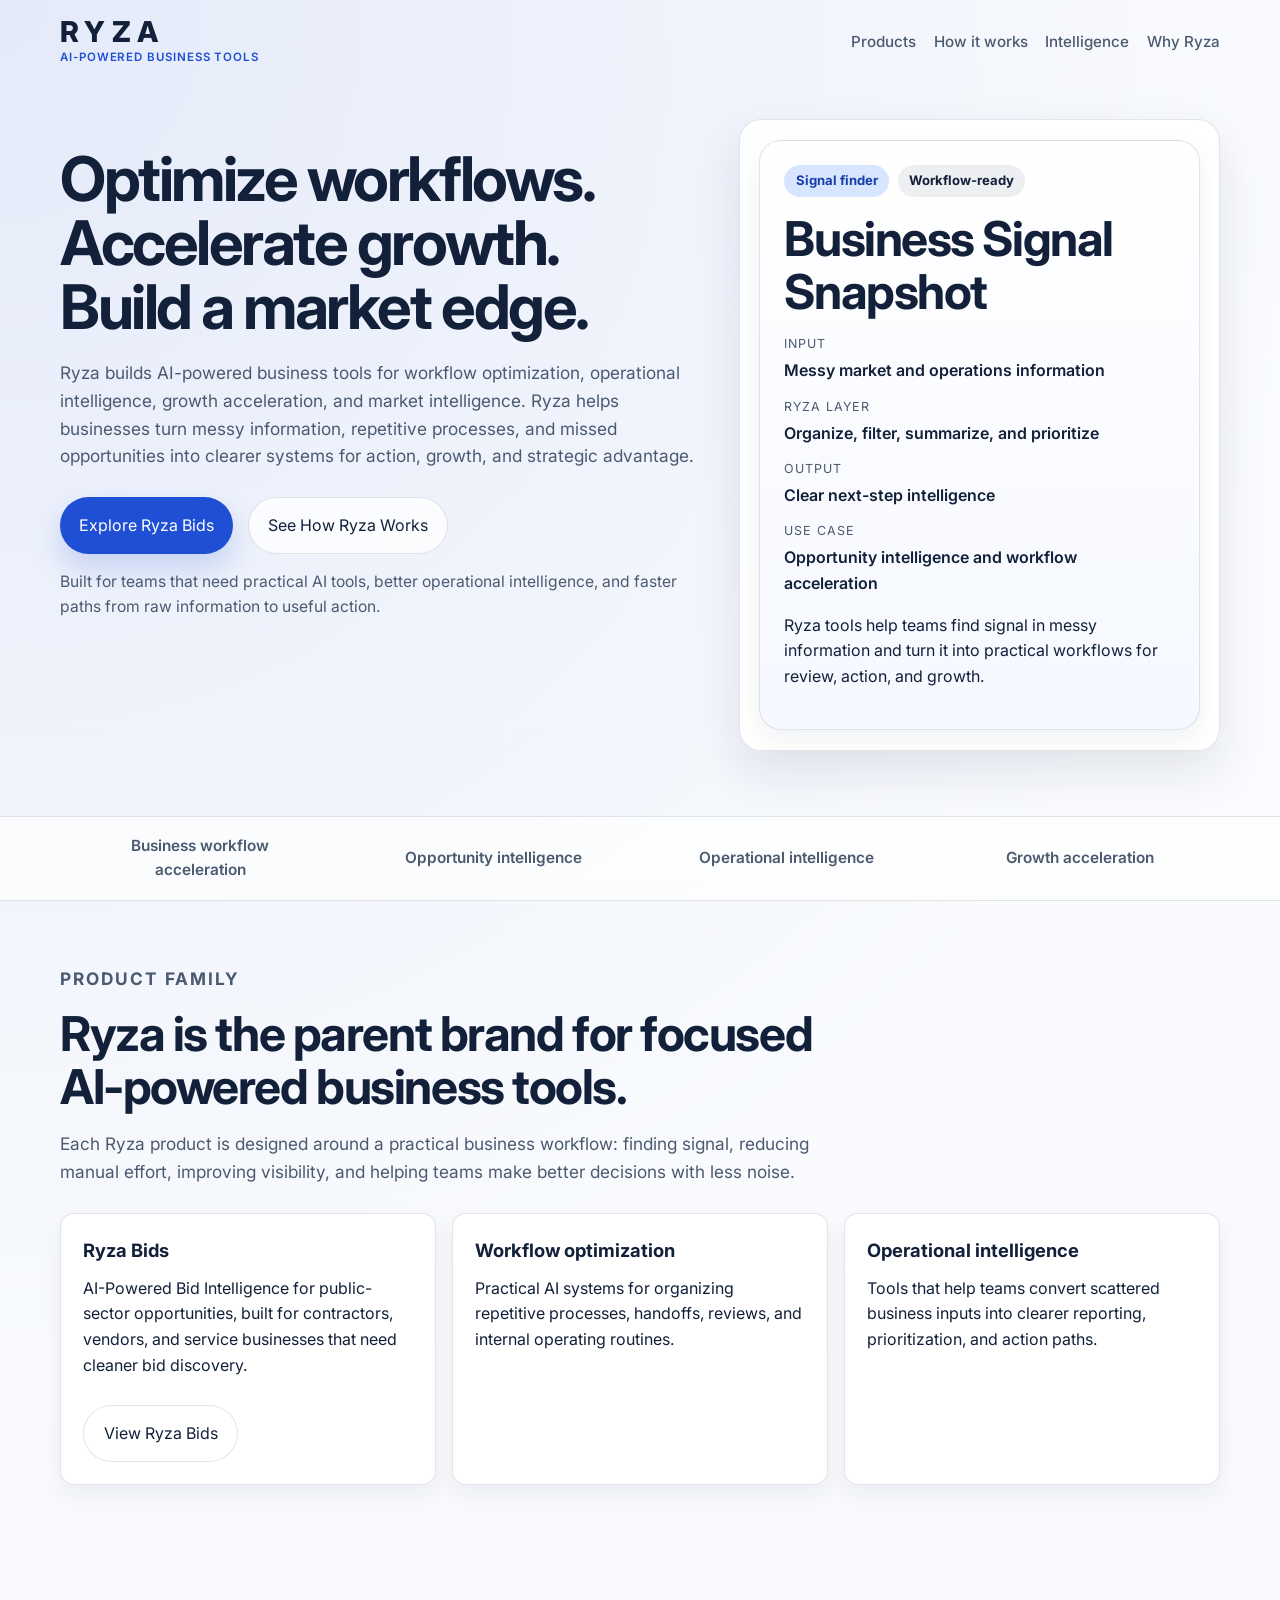
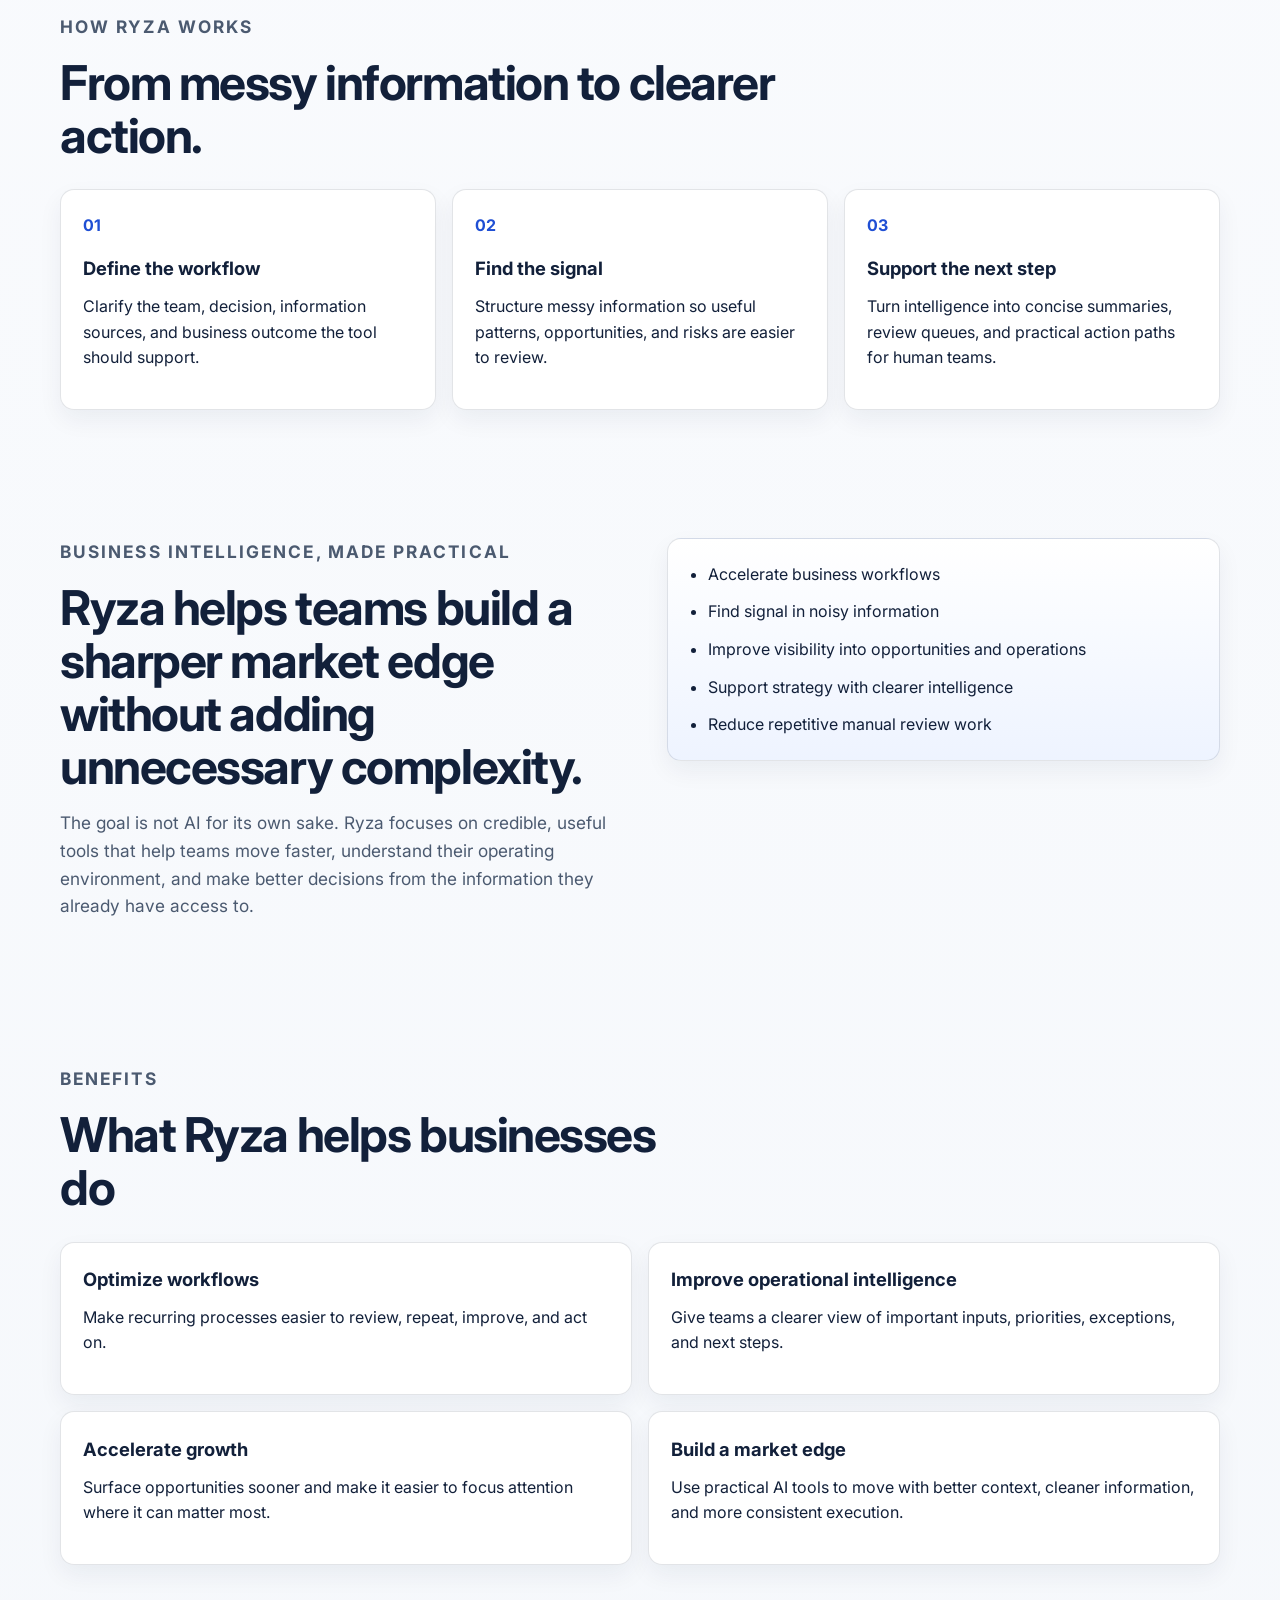
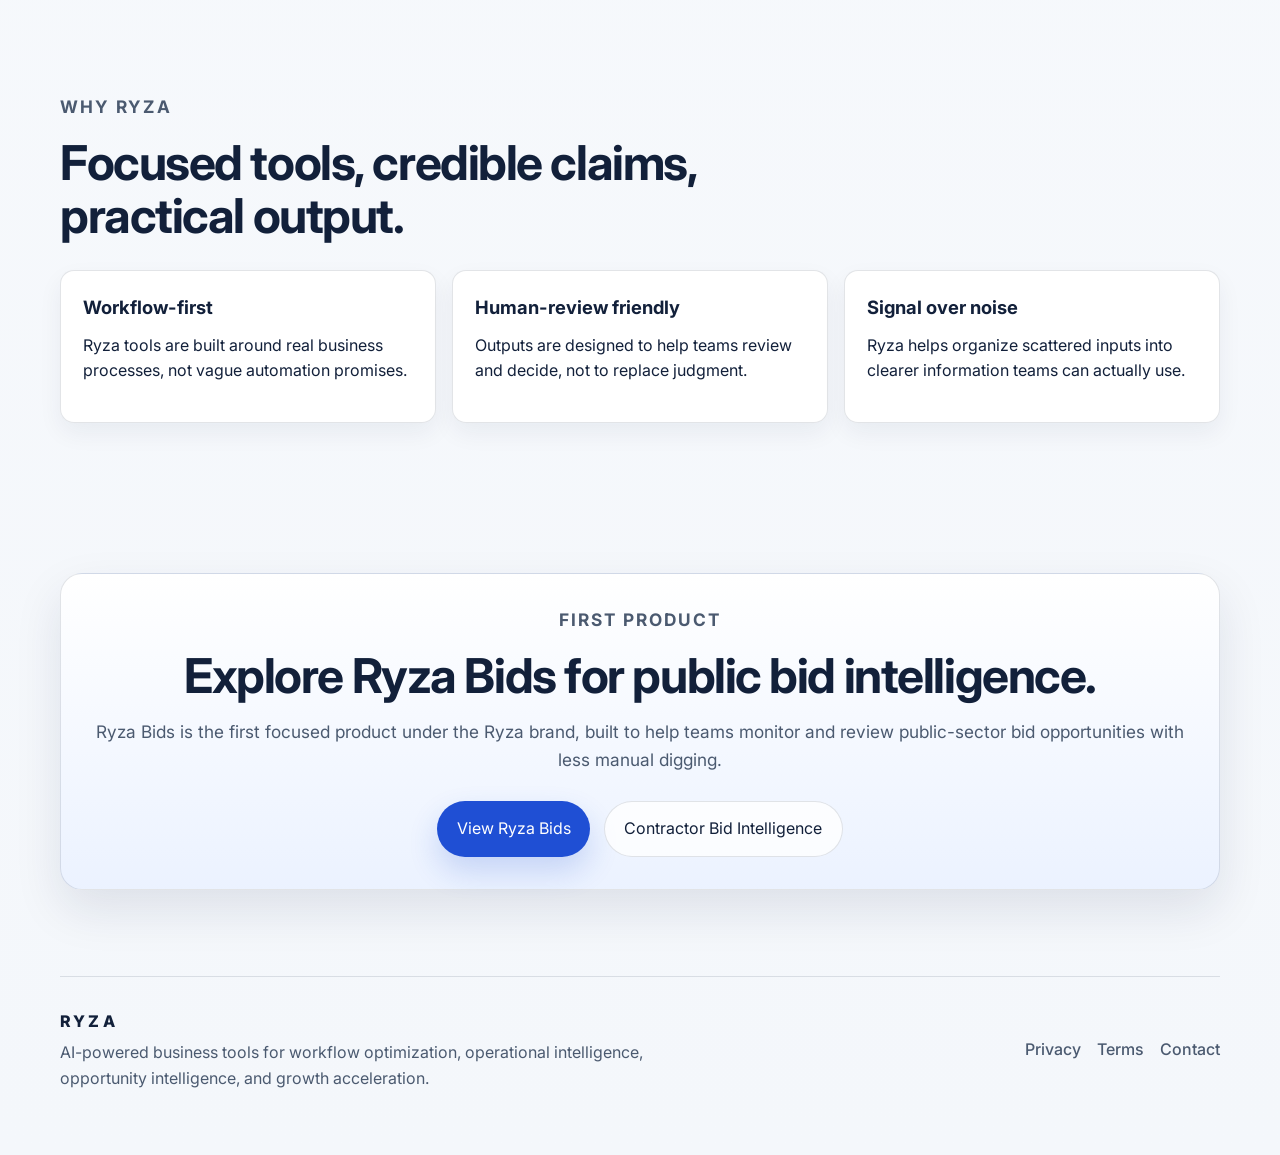
<file: index.html>
<!doctype html>
<html lang="en">
  <head>
    <meta charset="UTF-8" />
    <meta name="viewport" content="width=device-width, initial-scale=1.0" />
    <title>Ryza — AI-powered Business Tools</title>
    <meta
      name="description"
      content="Ryza builds AI-powered business tools for workflow optimization, operational intelligence, growth acceleration, market intelligence, and clearer systems for action."
    />
    <link rel="preconnect" href="https://fonts.googleapis.com" />
    <link rel="preconnect" href="https://fonts.gstatic.com" crossorigin />
    <link
      href="https://fonts.googleapis.com/css2?family=Inter:wght@400;500;600;700;800&display=swap"
      rel="stylesheet"
    />
    <link rel="stylesheet" href="./styles.css?v=6" />
  </head>
  <body>
    <div class="site-shell">
      <header class="topbar container">
        <a class="brand" href="#top" aria-label="Ryza home">
          <span class="brand-lockup">
            <span class="brand-text">RYZA</span>
            <span class="brand-tag">AI-powered Business Tools</span>
          </span>
        </a>
        <nav class="nav">
          <a href="#products">Products</a>
          <a href="#how-it-works">How it works</a>
          <a href="#intelligence">Intelligence</a>
          <a href="#why-ryza">Why Ryza</a>
        </nav>
      </header>

      <main id="top">
        <section class="hero container section-lg">
          <div class="hero-copy hero-copy-lowered">
            <h1>Optimize workflows. Accelerate growth. Build a market edge.</h1>
            <p class="lead">
              Ryza builds AI-powered business tools for workflow optimization, operational intelligence, growth acceleration, and market intelligence. Ryza helps businesses turn messy information, repetitive processes, and missed opportunities into clearer systems for action, growth, and strategic advantage.
            </p>
            <div class="cta-row">
              <a class="button button-primary" href="./bids/">Explore Ryza Bids</a>
              <a class="button button-secondary" href="#how-it-works">See How Ryza Works</a>
            </div>
            <p class="support-line">
              Built for teams that need practical AI tools, better operational intelligence, and faster paths from raw information to useful action.
            </p>
          </div>

          <aside class="hero-card" aria-label="Illustrative Ryza business intelligence preview">
            <div class="mini-card">
              <div class="mini-card-header">
                <span class="pill">Signal finder</span>
                <span class="pill pill-muted">Workflow-ready</span>
              </div>
              <h2>Business Signal Snapshot</h2>
              <dl>
                <div>
                  <dt>Input</dt>
                  <dd>Messy market and operations information</dd>
                </div>
                <div>
                  <dt>Ryza layer</dt>
                  <dd>Organize, filter, summarize, and prioritize</dd>
                </div>
                <div>
                  <dt>Output</dt>
                  <dd>Clear next-step intelligence</dd>
                </div>
                <div>
                  <dt>Use case</dt>
                  <dd>Opportunity intelligence and workflow acceleration</dd>
                </div>
              </dl>
              <p>
                Ryza tools help teams find signal in messy information and turn it into practical workflows for review, action, and growth.
              </p>
            </div>
          </aside>
        </section>

        <section class="trust-strip section-sm">
          <div class="container trust-grid">
            <div>Business workflow acceleration</div>
            <div>Opportunity intelligence</div>
            <div>Operational intelligence</div>
            <div>Growth acceleration</div>
          </div>
        </section>

        <section class="container section" id="products">
          <div class="section-heading">
            <p class="eyebrow">Product family</p>
            <h2>Ryza is the parent brand for focused AI-powered business tools.</h2>
            <p>
              Each Ryza product is designed around a practical business workflow: finding signal, reducing manual effort, improving visibility, and helping teams make better decisions with less noise.
            </p>
          </div>
          <div class="card-grid three-up">
            <article class="info-card">
              <h3>Ryza Bids</h3>
              <p>AI-Powered Bid Intelligence for public-sector opportunities, built for contractors, vendors, and service businesses that need cleaner bid discovery.</p>
              <div class="cta-row">
                <a class="button button-secondary" href="./bids/">View Ryza Bids</a>
              </div>
            </article>
            <article class="info-card">
              <h3>Workflow optimization</h3>
              <p>Practical AI systems for organizing repetitive processes, handoffs, reviews, and internal operating routines.</p>
            </article>
            <article class="info-card">
              <h3>Operational intelligence</h3>
              <p>Tools that help teams convert scattered business inputs into clearer reporting, prioritization, and action paths.</p>
            </article>
          </div>
        </section>

        <section class="container section" id="how-it-works">
          <div class="section-heading">
            <p class="eyebrow">How Ryza works</p>
            <h2>From messy information to clearer action.</h2>
          </div>
          <div class="steps-grid">
            <article class="step-card">
              <span class="step-number">01</span>
              <h3>Define the workflow</h3>
              <p>Clarify the team, decision, information sources, and business outcome the tool should support.</p>
            </article>
            <article class="step-card">
              <span class="step-number">02</span>
              <h3>Find the signal</h3>
              <p>Structure messy information so useful patterns, opportunities, and risks are easier to review.</p>
            </article>
            <article class="step-card">
              <span class="step-number">03</span>
              <h3>Support the next step</h3>
              <p>Turn intelligence into concise summaries, review queues, and practical action paths for human teams.</p>
            </article>
          </div>
        </section>

        <section class="container section" id="intelligence">
          <div class="split-layout">
            <div>
              <p class="eyebrow">Business intelligence, made practical</p>
              <h2>Ryza helps teams build a sharper market edge without adding unnecessary complexity.</h2>
              <p>
                The goal is not AI for its own sake. Ryza focuses on credible, useful tools that help teams move faster, understand their operating environment, and make better decisions from the information they already have access to.
              </p>
            </div>
            <div class="info-card emphasis-card">
              <ul class="feature-list">
                <li>Accelerate business workflows</li>
                <li>Find signal in noisy information</li>
                <li>Improve visibility into opportunities and operations</li>
                <li>Support strategy with clearer intelligence</li>
                <li>Reduce repetitive manual review work</li>
              </ul>
            </div>
          </div>
        </section>

        <section class="container section" id="benefits">
          <div class="section-heading narrow">
            <p class="eyebrow">Benefits</p>
            <h2>What Ryza helps businesses do</h2>
          </div>
          <div class="card-grid two-up">
            <article class="info-card">
              <h3>Optimize workflows</h3>
              <p>Make recurring processes easier to review, repeat, improve, and act on.</p>
            </article>
            <article class="info-card">
              <h3>Improve operational intelligence</h3>
              <p>Give teams a clearer view of important inputs, priorities, exceptions, and next steps.</p>
            </article>
            <article class="info-card">
              <h3>Accelerate growth</h3>
              <p>Surface opportunities sooner and make it easier to focus attention where it can matter most.</p>
            </article>
            <article class="info-card">
              <h3>Build a market edge</h3>
              <p>Use practical AI tools to move with better context, cleaner information, and more consistent execution.</p>
            </article>
          </div>
        </section>

        <section class="container section" id="why-ryza">
          <div class="section-heading narrow">
            <p class="eyebrow">Why Ryza</p>
            <h2>Focused tools, credible claims, practical output.</h2>
          </div>
          <div class="card-grid three-up">
            <article class="info-card">
              <h3>Workflow-first</h3>
              <p>Ryza tools are built around real business processes, not vague automation promises.</p>
            </article>
            <article class="info-card">
              <h3>Human-review friendly</h3>
              <p>Outputs are designed to help teams review and decide, not to replace judgment.</p>
            </article>
            <article class="info-card">
              <h3>Signal over noise</h3>
              <p>Ryza helps organize scattered inputs into clearer information teams can actually use.</p>
            </article>
          </div>
        </section>

        <section class="container section section-lg" id="final-cta">
          <div class="final-cta-card">
            <p class="eyebrow">First product</p>
            <h2>Explore Ryza Bids for public bid intelligence.</h2>
            <p>
              Ryza Bids is the first focused product under the Ryza brand, built to help teams monitor and review public-sector bid opportunities with less manual digging.
            </p>
            <div class="cta-row centered">
              <a class="button button-primary" href="./bids/">View Ryza Bids</a>
              <a class="button button-secondary" href="./bids/contractors/">Contractor Bid Intelligence</a>
            </div>
          </div>
        </section>
      </main>

      <footer class="site-footer container">
        <div>
          <p class="footer-brand">RYZA</p>
          <p class="footer-copy">AI-powered business tools for workflow optimization, operational intelligence, opportunity intelligence, and growth acceleration.</p>
        </div>
        <nav class="footer-nav" aria-label="Footer">
          <a href="#">Privacy</a>
          <a href="#">Terms</a>
          <a href="#">Contact</a>
        </nav>
      </footer>
    </div>
  </body>
</html>
</file>
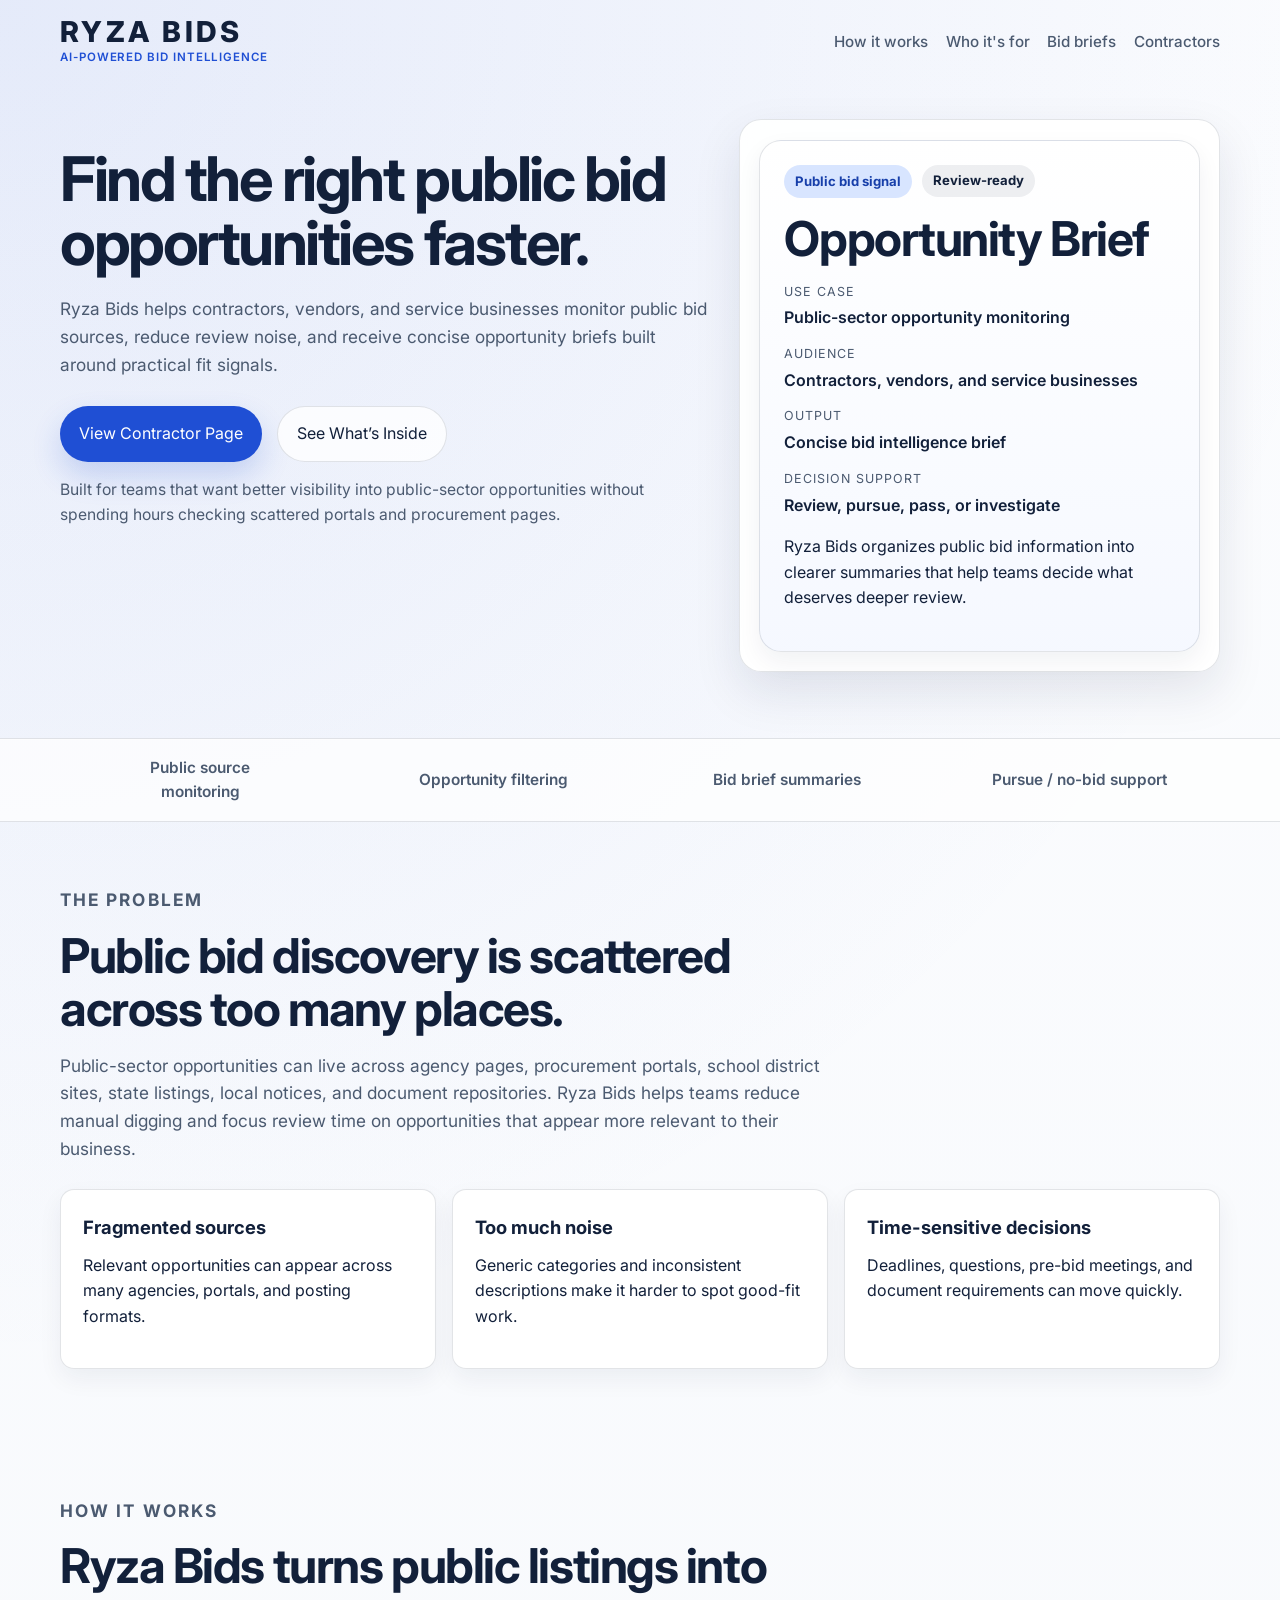
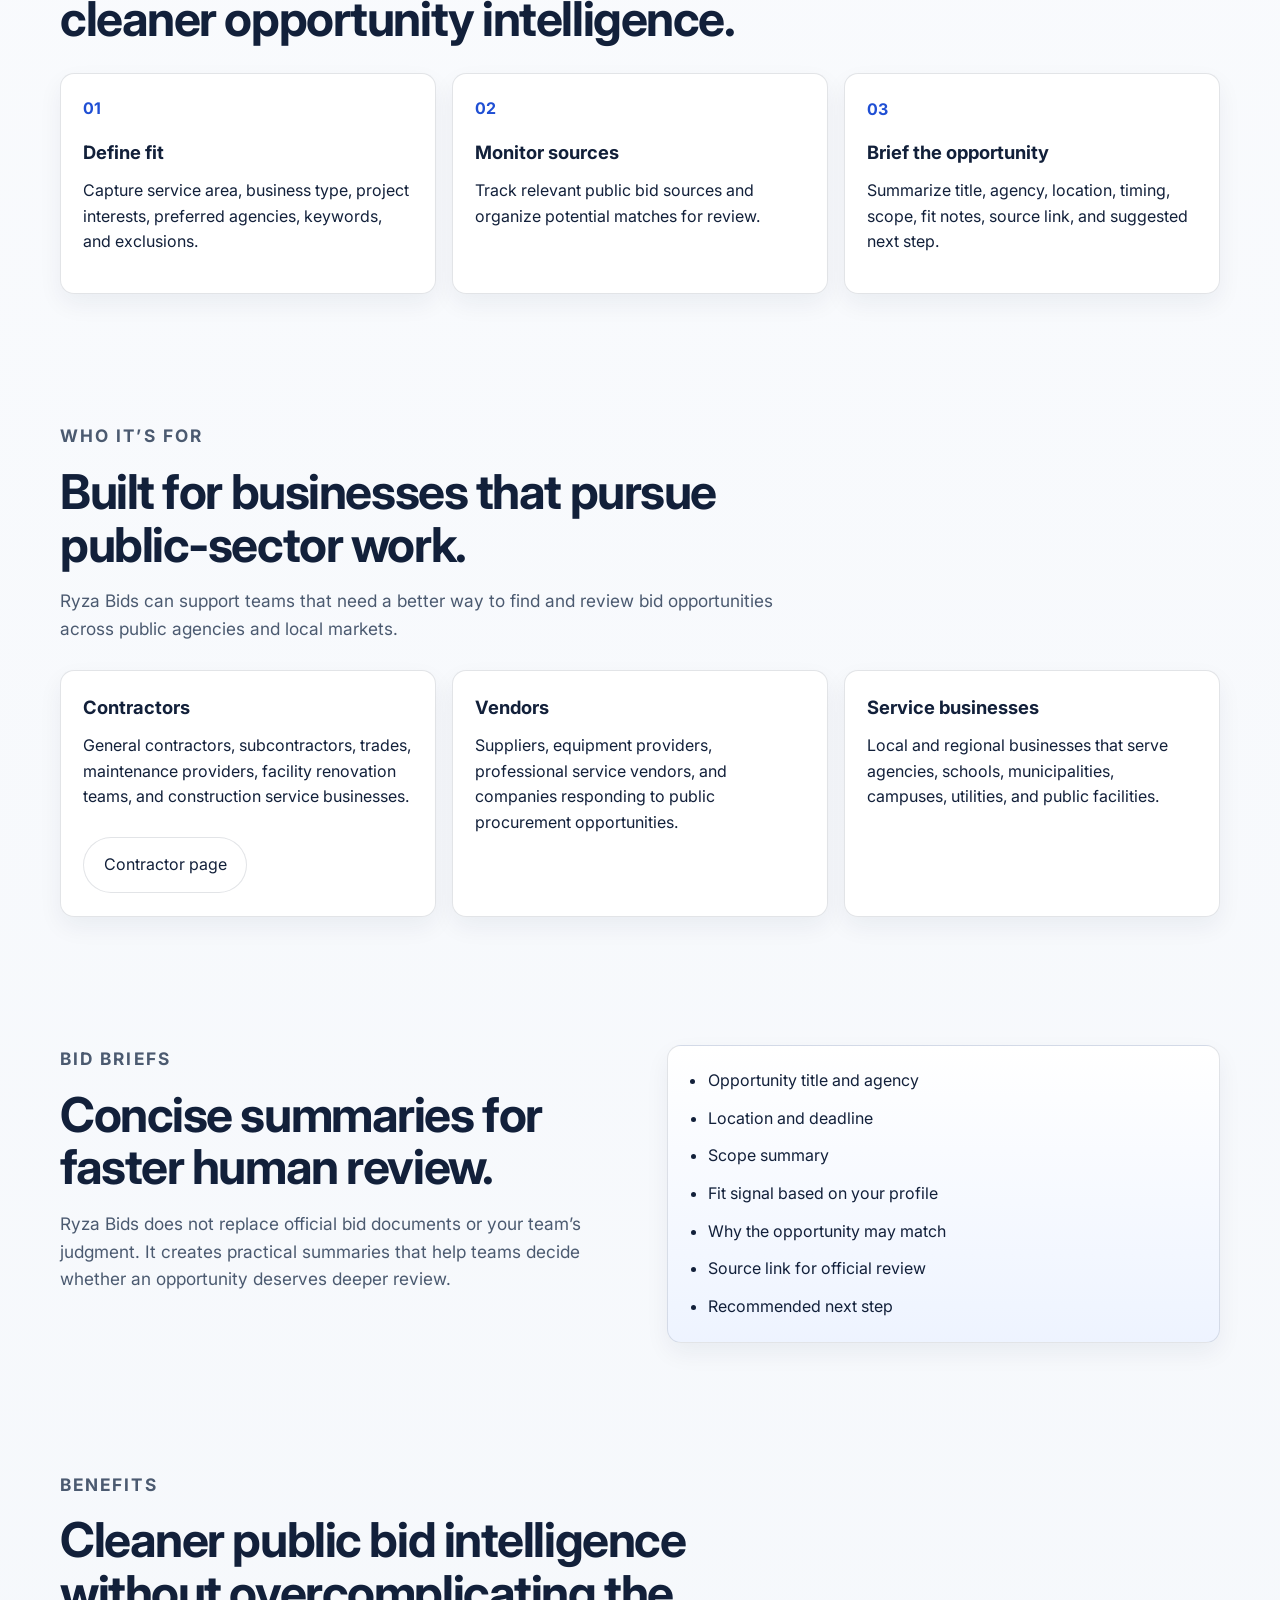
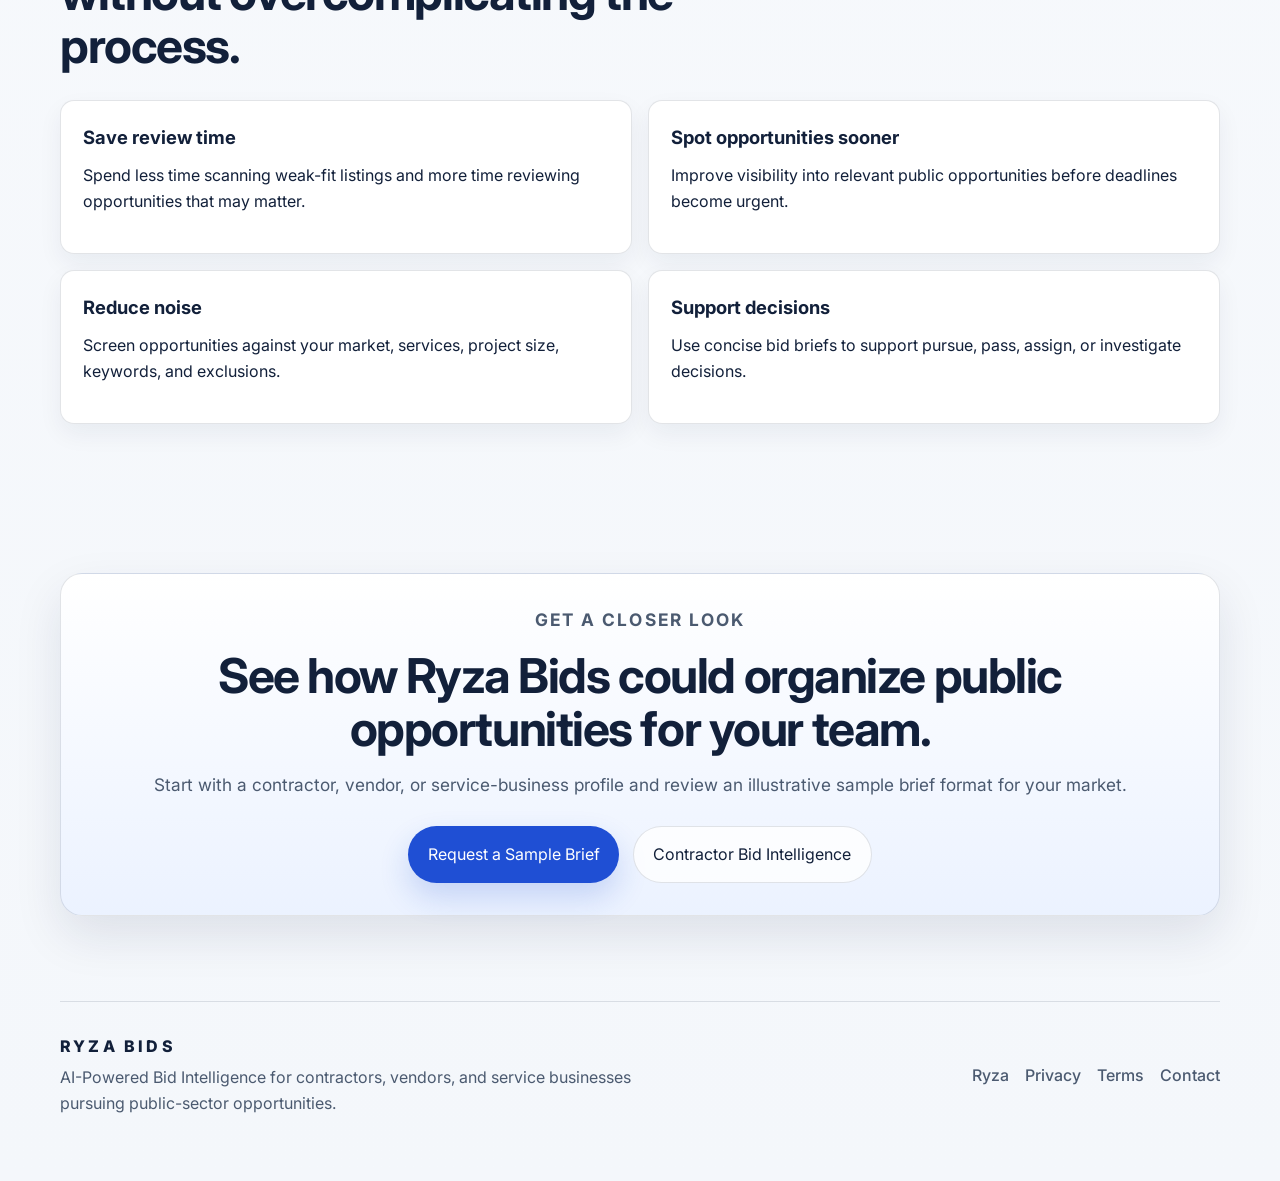
<file: bids/index.html>
<!doctype html>
<html lang="en">
  <head>
    <meta charset="UTF-8" />
    <meta name="viewport" content="width=device-width, initial-scale=1.0" />
    <title>Ryza Bids — AI-Powered Bid Intelligence</title>
    <meta
      name="description"
      content="Ryza Bids is an AI-powered public bid intelligence product for contractors, vendors, and service businesses that want cleaner opportunity monitoring and review-ready bid briefs."
    />
    <link rel="preconnect" href="https://fonts.googleapis.com" />
    <link rel="preconnect" href="https://fonts.gstatic.com" crossorigin />
    <link
      href="https://fonts.googleapis.com/css2?family=Inter:wght@400;500;600;700;800&display=swap"
      rel="stylesheet"
    />
    <link rel="stylesheet" href="../styles.css?v=6" />
  </head>
  <body>
    <div class="site-shell">
      <header class="topbar container">
        <a class="brand" href="../" aria-label="Ryza home">
          <span class="brand-lockup">
            <span class="brand-text brand-text-product">RYZA BIDS</span>
            <span class="brand-tag">AI-Powered Bid Intelligence</span>
          </span>
        </a>
        <nav class="nav">
          <a href="#how-it-works">How it works</a>
          <a href="#who-its-for">Who it's for</a>
          <a href="#briefs">Bid briefs</a>
          <a href="./contractors/">Contractors</a>
        </nav>
      </header>

      <main id="top">
        <section class="hero container section-lg">
          <div class="hero-copy hero-copy-lowered">
            <h1>Find the right public bid opportunities faster.</h1>
            <p class="lead">
              Ryza Bids helps contractors, vendors, and service businesses monitor public bid sources, reduce review noise, and receive concise opportunity briefs built around practical fit signals.
            </p>
            <div class="cta-row">
              <a class="button button-primary" href="./contractors/">View Contractor Page</a>
              <a class="button button-secondary" href="#briefs">See What’s Inside</a>
            </div>
            <p class="support-line">
              Built for teams that want better visibility into public-sector opportunities without spending hours checking scattered portals and procurement pages.
            </p>
          </div>

          <aside class="hero-card" aria-label="Illustrative Ryza Bids opportunity preview">
            <div class="mini-card">
              <div class="mini-card-header">
                <span class="pill">Public bid signal</span>
                <span class="pill pill-muted">Review-ready</span>
              </div>
              <h2>Opportunity Brief</h2>
              <dl>
                <div>
                  <dt>Use case</dt>
                  <dd>Public-sector opportunity monitoring</dd>
                </div>
                <div>
                  <dt>Audience</dt>
                  <dd>Contractors, vendors, and service businesses</dd>
                </div>
                <div>
                  <dt>Output</dt>
                  <dd>Concise bid intelligence brief</dd>
                </div>
                <div>
                  <dt>Decision support</dt>
                  <dd>Review, pursue, pass, or investigate</dd>
                </div>
              </dl>
              <p>
                Ryza Bids organizes public bid information into clearer summaries that help teams decide what deserves deeper review.
              </p>
            </div>
          </aside>
        </section>

        <section class="trust-strip section-sm">
          <div class="container trust-grid">
            <div>Public source monitoring</div>
            <div>Opportunity filtering</div>
            <div>Bid brief summaries</div>
            <div>Pursue / no-bid support</div>
          </div>
        </section>

        <section class="container section" id="problem">
          <div class="section-heading">
            <p class="eyebrow">The problem</p>
            <h2>Public bid discovery is scattered across too many places.</h2>
            <p>
              Public-sector opportunities can live across agency pages, procurement portals, school district sites, state listings, local notices, and document repositories. Ryza Bids helps teams reduce manual digging and focus review time on opportunities that appear more relevant to their business.
            </p>
          </div>
          <div class="card-grid three-up">
            <article class="info-card">
              <h3>Fragmented sources</h3>
              <p>Relevant opportunities can appear across many agencies, portals, and posting formats.</p>
            </article>
            <article class="info-card">
              <h3>Too much noise</h3>
              <p>Generic categories and inconsistent descriptions make it harder to spot good-fit work.</p>
            </article>
            <article class="info-card">
              <h3>Time-sensitive decisions</h3>
              <p>Deadlines, questions, pre-bid meetings, and document requirements can move quickly.</p>
            </article>
          </div>
        </section>

        <section class="container section" id="how-it-works">
          <div class="section-heading">
            <p class="eyebrow">How it works</p>
            <h2>Ryza Bids turns public listings into cleaner opportunity intelligence.</h2>
          </div>
          <div class="steps-grid">
            <article class="step-card">
              <span class="step-number">01</span>
              <h3>Define fit</h3>
              <p>Capture service area, business type, project interests, preferred agencies, keywords, and exclusions.</p>
            </article>
            <article class="step-card">
              <span class="step-number">02</span>
              <h3>Monitor sources</h3>
              <p>Track relevant public bid sources and organize potential matches for review.</p>
            </article>
            <article class="step-card">
              <span class="step-number">03</span>
              <h3>Brief the opportunity</h3>
              <p>Summarize title, agency, location, timing, scope, fit notes, source link, and suggested next step.</p>
            </article>
          </div>
        </section>

        <section class="container section" id="who-its-for">
          <div class="section-heading">
            <p class="eyebrow">Who it’s for</p>
            <h2>Built for businesses that pursue public-sector work.</h2>
            <p>
              Ryza Bids can support teams that need a better way to find and review bid opportunities across public agencies and local markets.
            </p>
          </div>
          <div class="card-grid three-up">
            <article class="info-card">
              <h3>Contractors</h3>
              <p>General contractors, subcontractors, trades, maintenance providers, facility renovation teams, and construction service businesses.</p>
              <div class="cta-row">
                <a class="button button-secondary" href="./contractors/">Contractor page</a>
              </div>
            </article>
            <article class="info-card">
              <h3>Vendors</h3>
              <p>Suppliers, equipment providers, professional service vendors, and companies responding to public procurement opportunities.</p>
            </article>
            <article class="info-card">
              <h3>Service businesses</h3>
              <p>Local and regional businesses that serve agencies, schools, municipalities, campuses, utilities, and public facilities.</p>
            </article>
          </div>
        </section>

        <section class="container section" id="briefs">
          <div class="split-layout">
            <div>
              <p class="eyebrow">Bid briefs</p>
              <h2>Concise summaries for faster human review.</h2>
              <p>
                Ryza Bids does not replace official bid documents or your team’s judgment. It creates practical summaries that help teams decide whether an opportunity deserves deeper review.
              </p>
            </div>
            <div class="info-card emphasis-card">
              <ul class="feature-list">
                <li>Opportunity title and agency</li>
                <li>Location and deadline</li>
                <li>Scope summary</li>
                <li>Fit signal based on your profile</li>
                <li>Why the opportunity may match</li>
                <li>Source link for official review</li>
                <li>Recommended next step</li>
              </ul>
            </div>
          </div>
        </section>

        <section class="container section" id="benefits">
          <div class="section-heading narrow">
            <p class="eyebrow">Benefits</p>
            <h2>Cleaner public bid intelligence without overcomplicating the process.</h2>
          </div>
          <div class="card-grid two-up">
            <article class="info-card">
              <h3>Save review time</h3>
              <p>Spend less time scanning weak-fit listings and more time reviewing opportunities that may matter.</p>
            </article>
            <article class="info-card">
              <h3>Spot opportunities sooner</h3>
              <p>Improve visibility into relevant public opportunities before deadlines become urgent.</p>
            </article>
            <article class="info-card">
              <h3>Reduce noise</h3>
              <p>Screen opportunities against your market, services, project size, keywords, and exclusions.</p>
            </article>
            <article class="info-card">
              <h3>Support decisions</h3>
              <p>Use concise bid briefs to support pursue, pass, assign, or investigate decisions.</p>
            </article>
          </div>
        </section>

        <section class="container section section-lg" id="final-cta">
          <div class="final-cta-card">
            <p class="eyebrow">Get a closer look</p>
            <h2>See how Ryza Bids could organize public opportunities for your team.</h2>
            <p>
              Start with a contractor, vendor, or service-business profile and review an illustrative sample brief format for your market.
            </p>
            <div class="cta-row centered">
              <a class="button button-primary" href="https://tally.so/r/Zj1WpV">Request a Sample Brief</a>
              <a class="button button-secondary" href="./contractors/">Contractor Bid Intelligence</a>
            </div>
          </div>
        </section>
      </main>

      <footer class="site-footer container">
        <div>
          <p class="footer-brand">RYZA BIDS</p>
          <p class="footer-copy">AI-Powered Bid Intelligence for contractors, vendors, and service businesses pursuing public-sector opportunities.</p>
        </div>
        <nav class="footer-nav" aria-label="Footer">
          <a href="../">Ryza</a>
          <a href="#">Privacy</a>
          <a href="#">Terms</a>
          <a href="#">Contact</a>
        </nav>
      </footer>
    </div>
  </body>
</html>
</file>
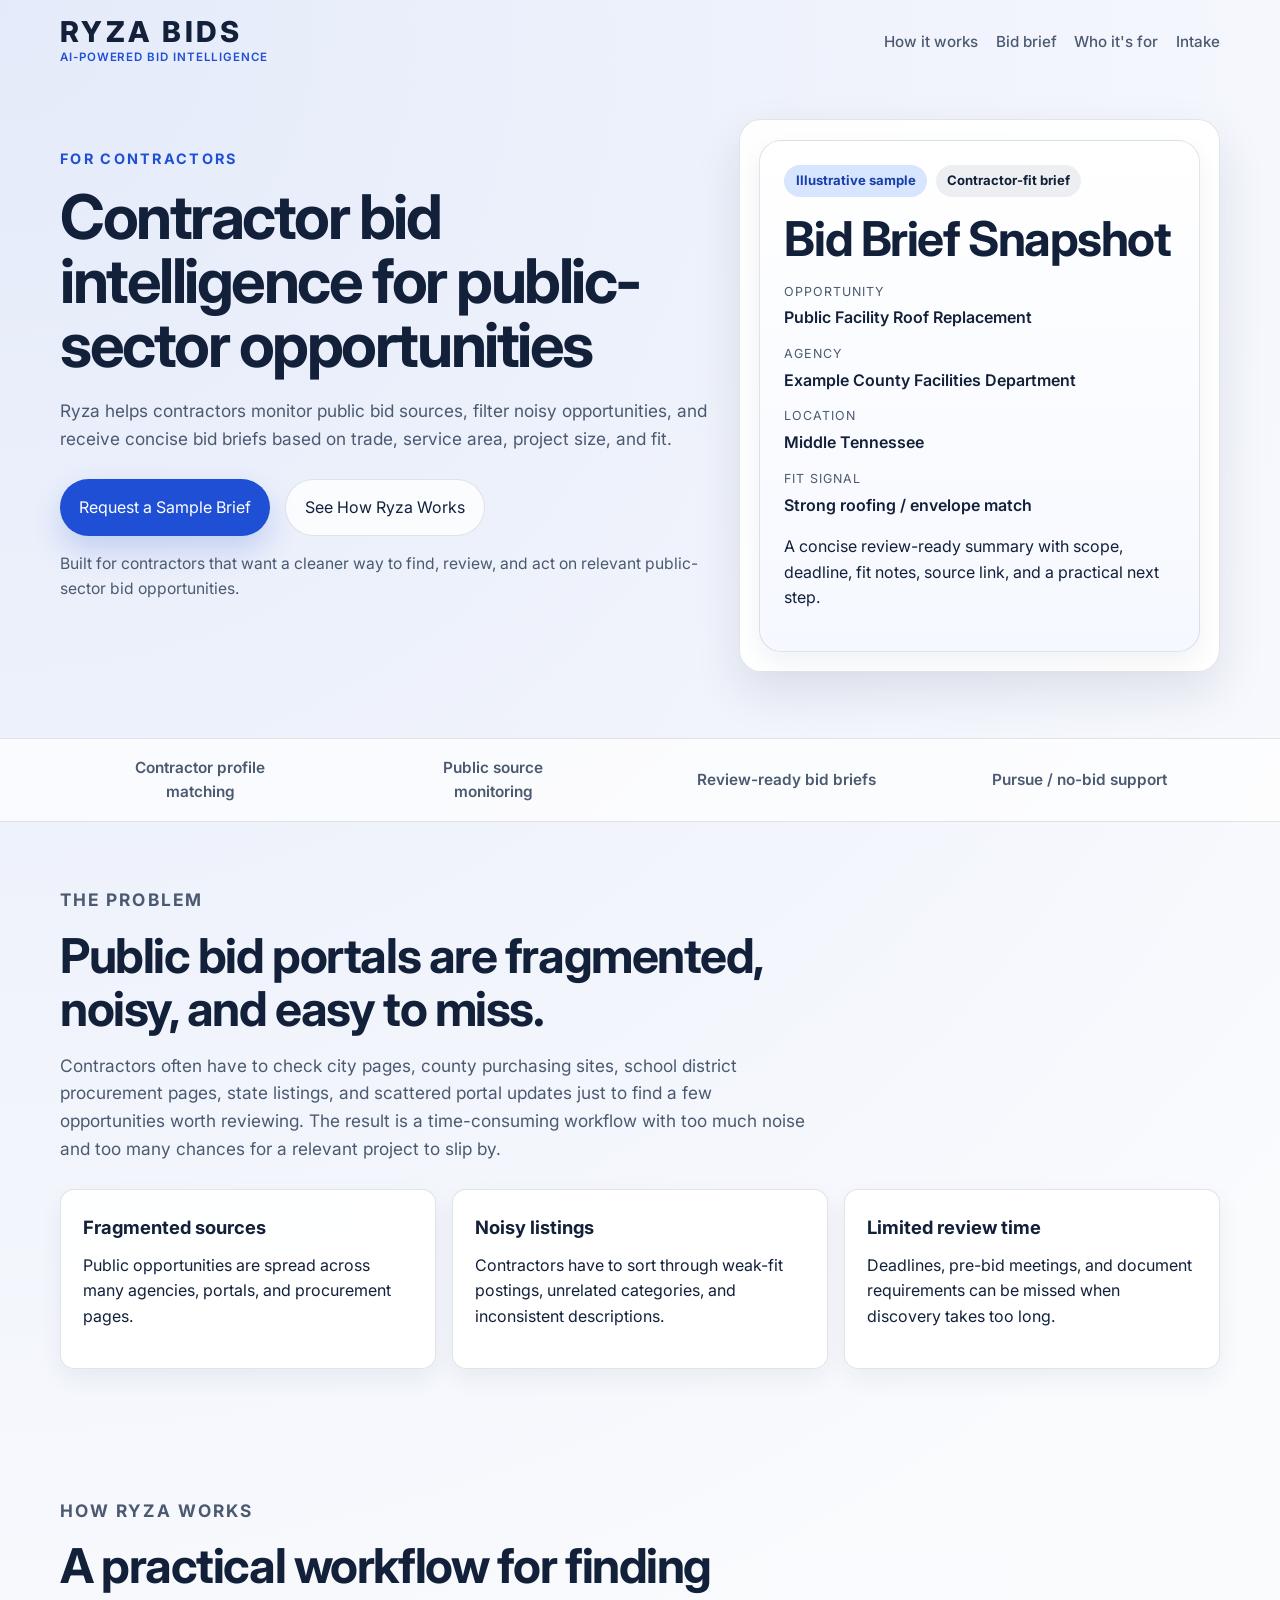
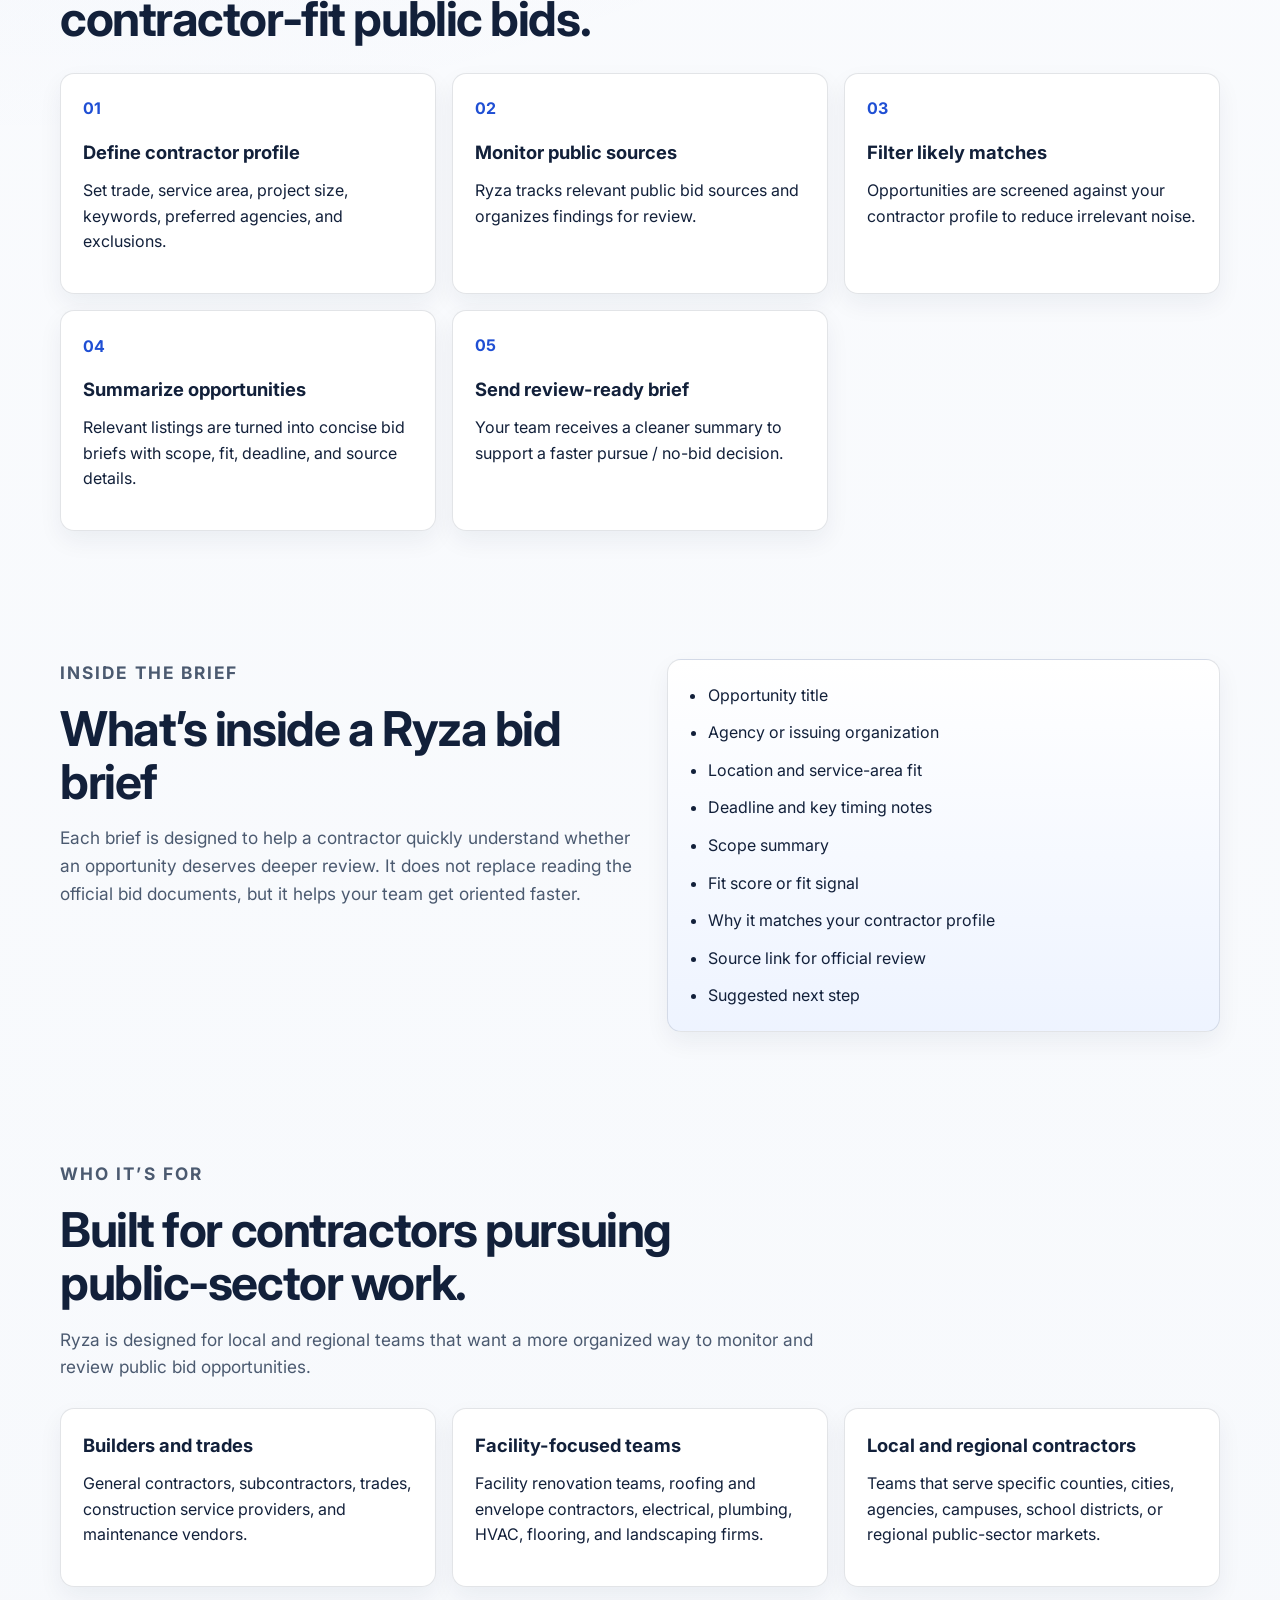
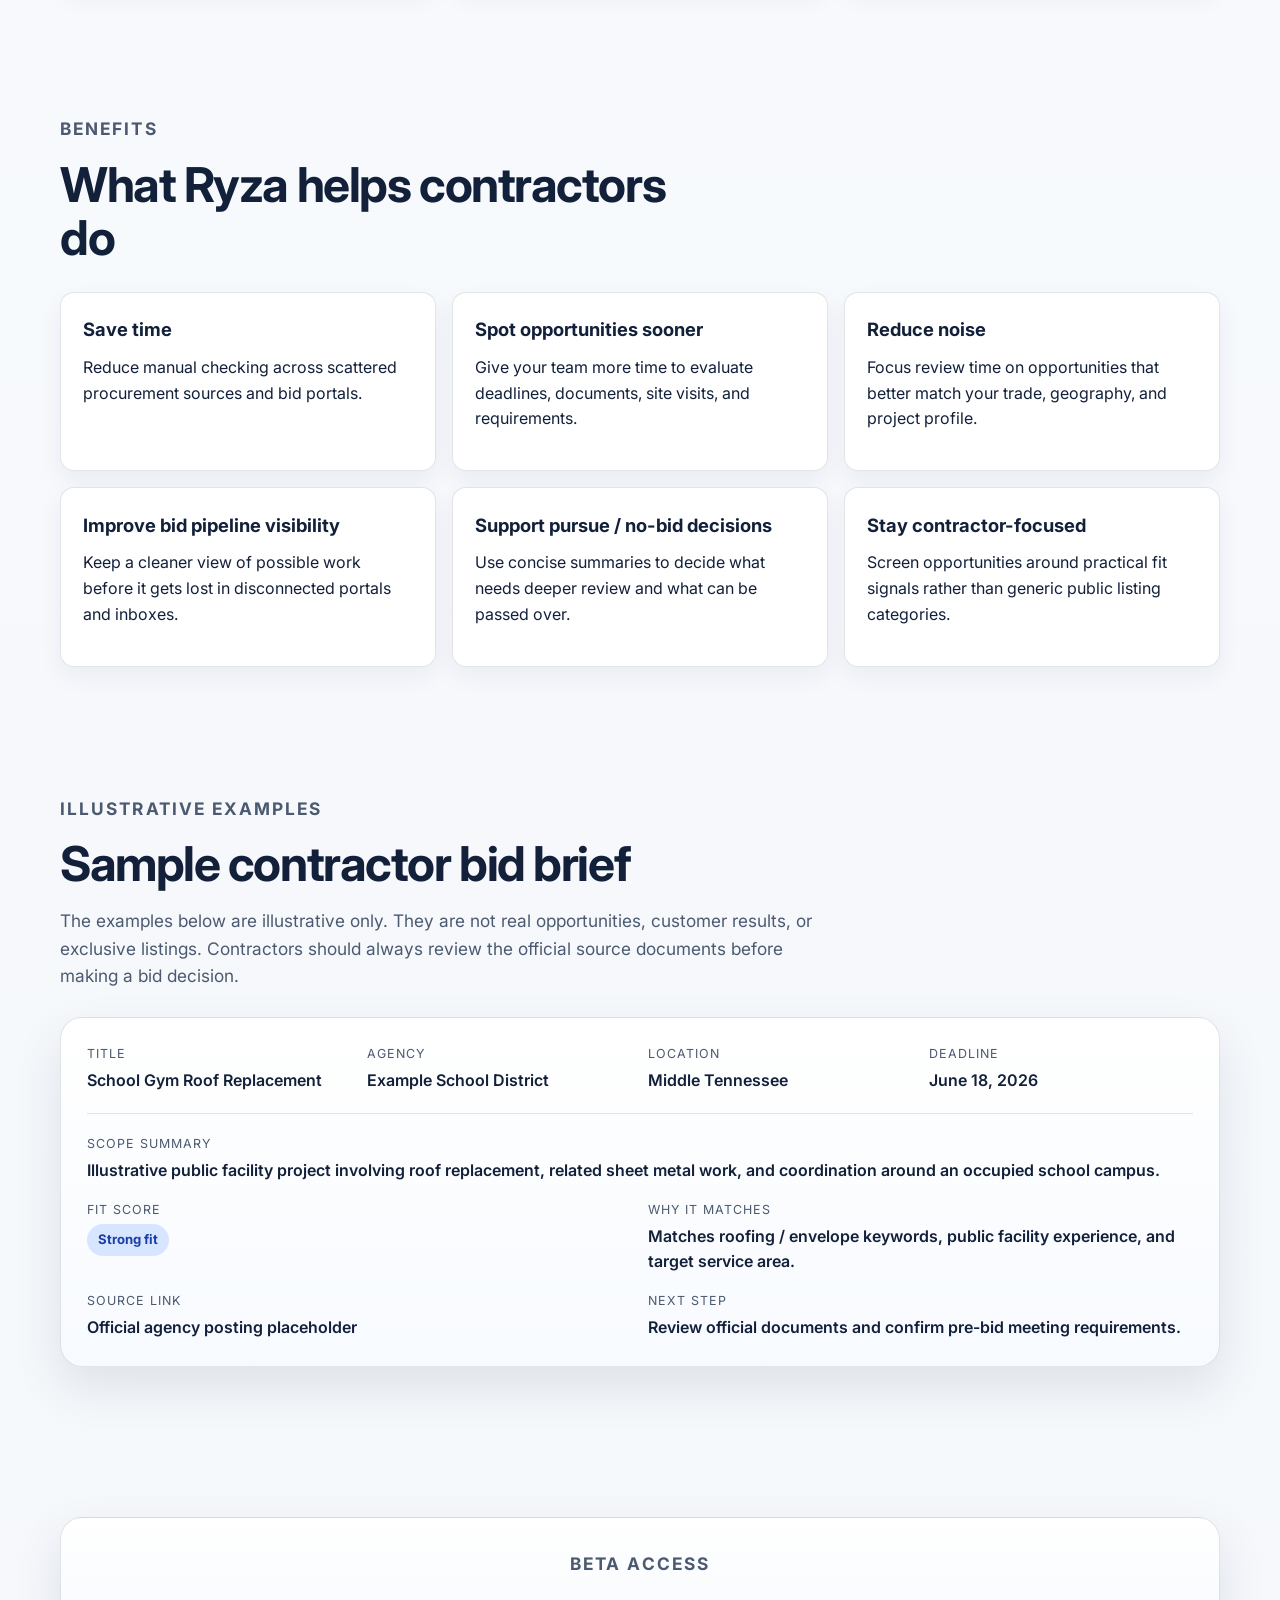
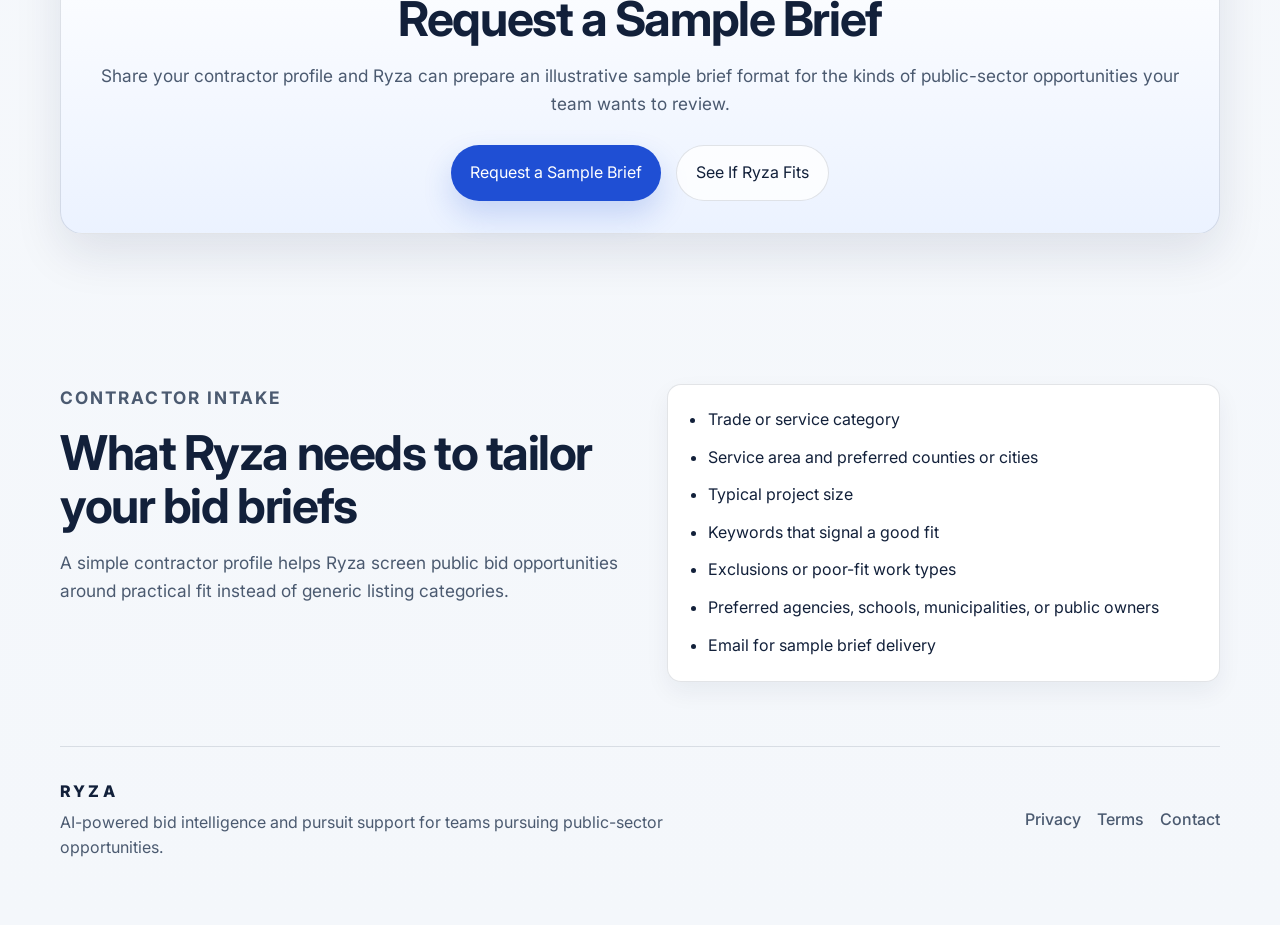
<file: bids/contractors/index.html>
<!doctype html>
<html lang="en">
  <head>
    <meta charset="UTF-8" />
    <meta name="viewport" content="width=device-width, initial-scale=1.0" />
    <title>Contractor Bid Intelligence for Public-Sector Opportunities | Ryza</title>
    <meta
      name="description"
      content="Ryza helps contractors monitor public bid sources, filter noisy opportunities, and receive concise bid briefs based on trade, service area, project size, and fit."
    />
    <link rel="preconnect" href="https://fonts.googleapis.com" />
    <link rel="preconnect" href="https://fonts.gstatic.com" crossorigin />
    <link
      href="https://fonts.googleapis.com/css2?family=Inter:wght@400;500;600;700;800&display=swap"
      rel="stylesheet"
    />
    <link rel="stylesheet" href="../../styles.css?v=12" />
  </head>
  <body>
    <div class="site-shell">
      <header class="topbar container">
        <a class="brand" href="../" aria-label="Ryza Bids home">
          <span class="brand-lockup">
            <span class="brand-text brand-text-product">RYZA BIDS</span>
            <span class="brand-tag">AI-Powered Bid Intelligence</span>
          </span>
        </a>
        <nav class="nav">
          <a href="#how-it-works">How it works</a>
          <a href="#brief">Bid brief</a>
          <a href="#who-its-for">Who it's for</a>
          <a href="#intake">Intake</a>
        </nav>
      </header>

      <main id="top">
        <section class="hero container section-lg">
          <div class="hero-copy hero-copy-lowered">
            <p class="eyebrow niche-eyebrow">For Contractors</p>
            <h1>Contractor bid intelligence for public-sector opportunities</h1>
            <p class="lead">
              Ryza helps contractors monitor public bid sources, filter noisy opportunities, and receive concise bid briefs based on trade, service area, project size, and fit.
            </p>
            <div class="cta-row">
              <a class="button button-primary" href="https://tally.so/r/Zj1WpV">Request a Sample Brief</a>
              <a class="button button-secondary" href="#how-it-works">See How Ryza Works</a>
            </div>
            <p class="support-line">
              Built for contractors that want a cleaner way to find, review, and act on relevant public-sector bid opportunities.
            </p>
          </div>

          <aside class="hero-card" aria-label="Illustrative contractor bid brief preview">
            <div class="mini-card">
              <div class="mini-card-header">
                <span class="pill">Illustrative sample</span>
                <span class="pill pill-muted">Contractor-fit brief</span>
              </div>
              <h2>Bid Brief Snapshot</h2>
              <dl>
                <div>
                  <dt>Opportunity</dt>
                  <dd>Public Facility Roof Replacement</dd>
                </div>
                <div>
                  <dt>Agency</dt>
                  <dd>Example County Facilities Department</dd>
                </div>
                <div>
                  <dt>Location</dt>
                  <dd>Middle Tennessee</dd>
                </div>
                <div>
                  <dt>Fit signal</dt>
                  <dd>Strong roofing / envelope match</dd>
                </div>
              </dl>
              <p>
                A concise review-ready summary with scope, deadline, fit notes, source link, and a practical next step.
              </p>
            </div>
          </aside>
        </section>

        <section class="trust-strip section-sm">
          <div class="container trust-grid">
            <div>Contractor profile matching</div>
            <div>Public source monitoring</div>
            <div>Review-ready bid briefs</div>
            <div>Pursue / no-bid support</div>
          </div>
        </section>

        <section class="container section" id="problem">
          <div class="section-heading">
            <p class="eyebrow">The problem</p>
            <h2>Public bid portals are fragmented, noisy, and easy to miss.</h2>
            <p>
              Contractors often have to check city pages, county purchasing sites, school district procurement pages, state listings, and scattered portal updates just to find a few opportunities worth reviewing. The result is a time-consuming workflow with too much noise and too many chances for a relevant project to slip by.
            </p>
          </div>
          <div class="card-grid three-up">
            <article class="info-card">
              <h3>Fragmented sources</h3>
              <p>Public opportunities are spread across many agencies, portals, and procurement pages.</p>
            </article>
            <article class="info-card">
              <h3>Noisy listings</h3>
              <p>Contractors have to sort through weak-fit postings, unrelated categories, and inconsistent descriptions.</p>
            </article>
            <article class="info-card">
              <h3>Limited review time</h3>
              <p>Deadlines, pre-bid meetings, and document requirements can be missed when discovery takes too long.</p>
            </article>
          </div>
        </section>

        <section class="container section" id="how-it-works">
          <div class="section-heading">
            <p class="eyebrow">How Ryza works</p>
            <h2>A practical workflow for finding contractor-fit public bids.</h2>
          </div>
          <div class="steps-grid">
            <article class="step-card">
              <span class="step-number">01</span>
              <h3>Define contractor profile</h3>
              <p>Set trade, service area, project size, keywords, preferred agencies, and exclusions.</p>
            </article>
            <article class="step-card">
              <span class="step-number">02</span>
              <h3>Monitor public sources</h3>
              <p>Ryza tracks relevant public bid sources and organizes findings for review.</p>
            </article>
            <article class="step-card">
              <span class="step-number">03</span>
              <h3>Filter likely matches</h3>
              <p>Opportunities are screened against your contractor profile to reduce irrelevant noise.</p>
            </article>
            <article class="step-card">
              <span class="step-number">04</span>
              <h3>Summarize opportunities</h3>
              <p>Relevant listings are turned into concise bid briefs with scope, fit, deadline, and source details.</p>
            </article>
            <article class="step-card">
              <span class="step-number">05</span>
              <h3>Send review-ready brief</h3>
              <p>Your team receives a cleaner summary to support a faster pursue / no-bid decision.</p>
            </article>
          </div>
        </section>

        <section class="container section" id="brief">
          <div class="split-layout">
            <div>
              <p class="eyebrow">Inside the brief</p>
              <h2>What’s inside a Ryza bid brief</h2>
              <p>
                Each brief is designed to help a contractor quickly understand whether an opportunity deserves deeper review. It does not replace reading the official bid documents, but it helps your team get oriented faster.
              </p>
            </div>
            <div class="info-card emphasis-card">
              <ul class="feature-list">
                <li>Opportunity title</li>
                <li>Agency or issuing organization</li>
                <li>Location and service-area fit</li>
                <li>Deadline and key timing notes</li>
                <li>Scope summary</li>
                <li>Fit score or fit signal</li>
                <li>Why it matches your contractor profile</li>
                <li>Source link for official review</li>
                <li>Suggested next step</li>
              </ul>
            </div>
          </div>
        </section>

        <section class="container section" id="who-its-for">
          <div class="section-heading">
            <p class="eyebrow">Who it’s for</p>
            <h2>Built for contractors pursuing public-sector work.</h2>
            <p>
              Ryza is designed for local and regional teams that want a more organized way to monitor and review public bid opportunities.
            </p>
          </div>
          <div class="card-grid three-up">
            <article class="info-card">
              <h3>Builders and trades</h3>
              <p>General contractors, subcontractors, trades, construction service providers, and maintenance vendors.</p>
            </article>
            <article class="info-card">
              <h3>Facility-focused teams</h3>
              <p>Facility renovation teams, roofing and envelope contractors, electrical, plumbing, HVAC, flooring, and landscaping firms.</p>
            </article>
            <article class="info-card">
              <h3>Local and regional contractors</h3>
              <p>Teams that serve specific counties, cities, agencies, campuses, school districts, or regional public-sector markets.</p>
            </article>
          </div>
        </section>

        <section class="container section" id="benefits">
          <div class="section-heading narrow">
            <p class="eyebrow">Benefits</p>
            <h2>What Ryza helps contractors do</h2>
          </div>
          <div class="card-grid three-up">
            <article class="info-card">
              <h3>Save time</h3>
              <p>Reduce manual checking across scattered procurement sources and bid portals.</p>
            </article>
            <article class="info-card">
              <h3>Spot opportunities sooner</h3>
              <p>Give your team more time to evaluate deadlines, documents, site visits, and requirements.</p>
            </article>
            <article class="info-card">
              <h3>Reduce noise</h3>
              <p>Focus review time on opportunities that better match your trade, geography, and project profile.</p>
            </article>
            <article class="info-card">
              <h3>Improve bid pipeline visibility</h3>
              <p>Keep a cleaner view of possible work before it gets lost in disconnected portals and inboxes.</p>
            </article>
            <article class="info-card">
              <h3>Support pursue / no-bid decisions</h3>
              <p>Use concise summaries to decide what needs deeper review and what can be passed over.</p>
            </article>
            <article class="info-card">
              <h3>Stay contractor-focused</h3>
              <p>Screen opportunities around practical fit signals rather than generic public listing categories.</p>
            </article>
          </div>
        </section>

        <section class="container section" id="sample-output">
          <div class="section-heading">
            <p class="eyebrow">Illustrative examples</p>
            <h2>Sample contractor bid brief</h2>
            <p>
              The examples below are illustrative only. They are not real opportunities, customer results, or exclusive listings. Contractors should always review the official source documents before making a bid decision.
            </p>
          </div>
          <div class="sample-card">
            <div class="sample-grid">
              <div>
                <p class="label">Title</p>
                <p class="value">School Gym Roof Replacement</p>
              </div>
              <div>
                <p class="label">Agency</p>
                <p class="value">Example School District</p>
              </div>
              <div>
                <p class="label">Location</p>
                <p class="value">Middle Tennessee</p>
              </div>
              <div>
                <p class="label">Deadline</p>
                <p class="value">June 18, 2026</p>
              </div>
            </div>
            <div class="sample-body">
              <div>
                <p class="label">Scope Summary</p>
                <p class="value">
                  Illustrative public facility project involving roof replacement, related sheet metal work, and coordination around an occupied school campus.
                </p>
              </div>
              <div class="sample-detail-grid">
                <div>
                  <p class="label">Fit Score</p>
                  <p class="value"><span class="pill">Strong fit</span></p>
                </div>
                <div>
                  <p class="label">Why It Matches</p>
                  <p class="value">Matches roofing / envelope keywords, public facility experience, and target service area.</p>
                </div>
                <div>
                  <p class="label">Source Link</p>
                  <p class="value">Official agency posting placeholder</p>
                </div>
                <div>
                  <p class="label">Next Step</p>
                  <p class="value">Review official documents and confirm pre-bid meeting requirements.</p>
                </div>
              </div>
            </div>
          </div>
        </section>

        <section class="container section section-lg" id="beta-cta">
          <div class="final-cta-card">
            <p class="eyebrow">Beta access</p>
            <h2>Request a Sample Brief</h2>
            <p>
              Share your contractor profile and Ryza can prepare an illustrative sample brief format for the kinds of public-sector opportunities your team wants to review.
            </p>
            <div class="cta-row centered">
              <a class="button button-primary" href="https://tally.so/r/Zj1WpV">Request a Sample Brief</a>
              <a class="button button-secondary" href="#intake">See If Ryza Fits</a>
            </div>
          </div>
        </section>

        <section class="container section" id="intake">
          <div class="split-layout">
            <div>
              <p class="eyebrow">Contractor intake</p>
              <h2>What Ryza needs to tailor your bid briefs</h2>
              <p>
                A simple contractor profile helps Ryza screen public bid opportunities around practical fit instead of generic listing categories.
              </p>
            </div>
            <div class="info-card">
              <ul class="feature-list">
                <li>Trade or service category</li>
                <li>Service area and preferred counties or cities</li>
                <li>Typical project size</li>
                <li>Keywords that signal a good fit</li>
                <li>Exclusions or poor-fit work types</li>
                <li>Preferred agencies, schools, municipalities, or public owners</li>
                <li>Email for sample brief delivery</li>
              </ul>
            </div>
          </div>
        </section>
      </main>

      <footer class="site-footer container">
        <div>
          <p class="footer-brand">RYZA</p>
          <p class="footer-copy">AI-powered bid intelligence and pursuit support for teams pursuing public-sector opportunities.</p>
        </div>
        <nav class="footer-nav" aria-label="Footer">
          <a href="#">Privacy</a>
          <a href="#">Terms</a>
          <a href="#">Contact</a>
        </nav>
      </footer>
    </div>
  </body>
</html>
</file>
<file: styles.css>
:root {
  --bg: #f4f7fb;
  --surface: rgba(255, 255, 255, 0.92);
  --surface-strong: #ffffff;
  --text: #12203a;
  --muted: #4b5a70;
  --line: rgba(18, 32, 58, 0.12);
  --primary: #1f4fd4;
  --primary-dark: #173faa;
  --accent: #d8e5ff;
  --shadow: 0 20px 48px rgba(18, 33, 66, 0.1);
  --shadow-soft: 0 10px 24px rgba(18, 33, 66, 0.06);
  --radius: 22px;
  --radius-sm: 14px;
  --max: 1160px;
}

* {
  box-sizing: border-box;
}

html {
  scroll-behavior: smooth;
}

body {
  margin: 0;
  font-family: "Inter", system-ui, -apple-system, BlinkMacSystemFont, "Segoe UI", sans-serif;
  color: var(--text);
  background:
    radial-gradient(circle at top left, rgba(31, 79, 212, 0.1), transparent 30%),
    linear-gradient(180deg, #fbfcfe 0%, var(--bg) 100%);
  line-height: 1.6;
}

img {
  max-width: 100%;
}

.container {
  width: min(calc(100% - 2rem), var(--max));
  margin: 0 auto;
}

.site-shell {
  padding-bottom: 4rem;
}

.topbar {
  display: flex;
  align-items: center;
  justify-content: space-between;
  padding: 1.1rem 0 0.95rem;
}

.brand {
  display: inline-flex;
  align-items: center;
  color: var(--text);
  text-decoration: none;
}

.brand-lockup {
  display: flex;
  flex-direction: column;
  gap: 0.2rem;
}

.brand-text {
  font-size: 1.8rem;
  font-weight: 800;
  letter-spacing: 0.22em;
  line-height: 0.95;
}

.brand-text-product {
  letter-spacing: 0.12em;
}

.brand-tag {
  font-size: 0.72rem;
  font-weight: 600;
  letter-spacing: 0.08em;
  text-transform: uppercase;
  color: var(--primary);
}

.nav {
  display: flex;
  gap: 1.1rem;
}

.nav a,
.footer-nav a {
  color: var(--muted);
  text-decoration: none;
  font-weight: 500;
}

.nav a {
  font-size: 0.95rem;
}

.section,
.section-lg,
.section-sm {
  padding: 4rem 0;
}

.section-sm {
  padding: 1.05rem 0;
}

.section-lg {
  padding: 5.35rem 0;
}

.hero {
  display: grid;
  grid-template-columns: 1.15fr 0.85fr;
  gap: 1.8rem;
  align-items: center;
}

.hero.section-lg {
  padding: 2.35rem 0 4.1rem;
}

.hero-copy {
  align-self: start;
}

.hero-copy-lowered {
  padding-top: 1.75rem;
}

.eyebrow {
  margin: 0 0 1rem;
  text-transform: uppercase;
  letter-spacing: 0.12em;
  font-size: 0.78rem;
  font-weight: 700;
  color: var(--primary);
}

h1,
h2,
h3,
p {
  margin-top: 0;
}

h1 {
  font-size: clamp(2.2rem, 4.25vw, 3.35rem);
  line-height: 1.16;
  letter-spacing: -0.04em;
  margin-bottom: 1.25rem;
  text-wrap: balance;
}

.hero h1 {
  font-size: clamp(2.45rem, 5vw, 3.85rem);
  line-height: 1.04;
  max-width: 12.5em;
}

.niche-eyebrow {
  font-size: 0.9rem;
  letter-spacing: 0.16em;
  margin-bottom: 0.9rem;
}

.headline-fast {
  letter-spacing: -0.02em;
  font-weight: 800;
}

h2 {
  font-size: clamp(2rem, 4vw, 3rem);
  line-height: 1.1;
  letter-spacing: -0.03em;
  margin-bottom: 1rem;
}

h3 {
  font-size: 1.15rem;
  margin-bottom: 0.65rem;
}

.lead,
.section-heading p,
.split-layout p,
.final-cta-card p {
  font-size: 1.08rem;
  color: var(--muted);
}

.support-line {
  margin-top: 0.95rem;
  color: var(--muted);
  font-size: 0.98rem;
}

.cta-row {
  display: flex;
  flex-wrap: wrap;
  gap: 0.9rem;
  margin-top: 1.7rem;
}

.cta-row.centered {
  justify-content: center;
}

.button {
  display: inline-flex;
  align-items: center;
  justify-content: center;
  min-height: 3rem;
  padding: 0.9rem 1.2rem;
  border-radius: 999px;
  text-decoration: none;
  font-weight: 600;
  transition: 180ms ease;
  border: 0;
  font: inherit;
  cursor: default;
}

.button-primary {
  background: var(--primary);
  color: white;
  box-shadow: 0 14px 30px rgba(31, 79, 212, 0.2);
}

.button-primary:hover {
  background: var(--primary-dark);
}

.button-secondary {
  background: rgba(255, 255, 255, 0.78);
  color: var(--text);
  border: 1px solid var(--line);
}

.button-secondary:hover {
  background: white;
}

button.button:focus-visible,
.nav a:focus-visible,
.brand:focus-visible,
.footer-nav a:focus-visible {
  outline: 3px solid rgba(31, 79, 212, 0.22);
  outline-offset: 2px;
}

.hero-card,
.info-card,
.step-card,
.sample-card,
.final-cta-card,
.mini-card {
  border: 1px solid var(--line);
  background: var(--surface);
  backdrop-filter: blur(14px);
  box-shadow: var(--shadow-soft);
}

.hero-card,
.sample-card,
.final-cta-card,
.mini-card {
  border-radius: var(--radius);
}

.hero-card {
  padding: 1.2rem;
  box-shadow: var(--shadow);
}

.mini-card {
  padding: 1.5rem;
  background: linear-gradient(180deg, rgba(255, 255, 255, 0.96), rgba(245, 248, 255, 0.96));
}

.mini-card-header {
  display: flex;
  gap: 0.55rem;
  flex-wrap: wrap;
  margin-bottom: 1rem;
}

.mini-card dl {
  margin: 0 0 1rem;
  display: grid;
  gap: 0.8rem;
}

.mini-card dt,
.label {
  font-size: 0.78rem;
  text-transform: uppercase;
  letter-spacing: 0.08em;
  color: var(--muted);
  margin-bottom: 0.25rem;
}

.mini-card dd,
.value {
  margin: 0;
  font-weight: 600;
  color: var(--text);
}

.pill {
  display: inline-flex;
  align-items: center;
  min-height: 2rem;
  padding: 0.35rem 0.7rem;
  border-radius: 999px;
  background: var(--accent);
  color: var(--primary-dark);
  font-size: 0.82rem;
  font-weight: 700;
}

.pill-muted {
  background: rgba(18, 32, 58, 0.07);
  color: var(--text);
}

.trust-strip {
  border-top: 1px solid var(--line);
  border-bottom: 1px solid var(--line);
  background: rgba(255, 255, 255, 0.72);
  box-shadow: inset 0 1px 0 rgba(255, 255, 255, 0.5);
}

.trust-grid,
.card-grid,
.steps-grid,
.sample-grid,
.sample-detail-grid {
  display: grid;
  gap: 1rem;
}

.trust-grid {
  grid-template-columns: repeat(4, minmax(0, 1fr));
  gap: 0.8rem;
  align-items: center;
  justify-items: center;
  font-weight: 600;
  font-size: 0.96rem;
  color: var(--muted);
}

.trust-grid > div {
  max-width: 18ch;
  text-align: center;
}

.section-heading {
  max-width: 760px;
  margin-bottom: 1.7rem;
}

.section-heading.narrow {
  max-width: 640px;
}

.card-grid.three-up {
  grid-template-columns: repeat(3, 1fr);
}

.card-grid.two-up {
  grid-template-columns: repeat(2, 1fr);
}

.info-card,
.step-card {
  border-radius: var(--radius-sm);
  padding: 1.4rem;
}

.split-layout {
  display: grid;
  grid-template-columns: 1fr 0.95fr;
  gap: 1.5rem;
  align-items: start;
}

.emphasis-card {
  background: linear-gradient(180deg, rgba(255, 255, 255, 0.95), rgba(237, 243, 255, 0.95));
}

.feature-list {
  margin: 0;
  padding-left: 1.1rem;
}

.feature-list li + li {
  margin-top: 0.75rem;
}

.steps-grid {
  grid-template-columns: repeat(3, 1fr);
}

.step-number {
  display: inline-block;
  margin-bottom: 1rem;
  font-weight: 700;
  color: var(--primary);
}

.sample-card {
  padding: 1.6rem;
  background: linear-gradient(180deg, rgba(255, 255, 255, 0.98), rgba(247, 250, 255, 0.98));
  box-shadow: var(--shadow);
}

.sample-grid {
  grid-template-columns: repeat(4, 1fr);
  padding-bottom: 1.25rem;
  border-bottom: 1px solid var(--line);
}

.sample-body {
  padding-top: 1.25rem;
  display: grid;
  gap: 1rem;
}

.sample-detail-grid {
  grid-template-columns: repeat(2, 1fr);
}

.final-cta-card {
  padding: 2rem;
  text-align: center;
  background: linear-gradient(180deg, rgba(255, 255, 255, 0.98), rgba(235, 242, 255, 0.98));
  box-shadow: var(--shadow);
}

.site-footer {
  padding: 2rem 0 0;
  border-top: 1px solid var(--line);
  display: flex;
  align-items: center;
  justify-content: space-between;
  gap: 1rem;
}

.footer-brand {
  margin-bottom: 0.35rem;
  font-weight: 800;
  letter-spacing: 0.2em;
}

.footer-copy {
  margin-bottom: 0;
  color: var(--muted);
  max-width: 620px;
}

.footer-nav {
  display: flex;
  flex-wrap: wrap;
  gap: 1rem;
}

@media (max-width: 960px) {
  .hero,
  .split-layout,
  .card-grid.three-up,
  .card-grid.two-up,
  .steps-grid,
  .sample-grid,
  .sample-detail-grid,
  .trust-grid {
    grid-template-columns: 1fr;
  }

  .topbar,
  .site-footer {
    flex-direction: column;
    align-items: flex-start;
    gap: 0.9rem;
  }
}

@media (max-width: 680px) {
  .nav {
    flex-wrap: wrap;
    gap: 0.75rem;
  }

  .section,
  .section-lg,
  .hero.section-lg {
    padding: 3rem 0;
  }

  .button {
    width: 100%;
  }

  .cta-row {
    flex-direction: column;
  }

  .brand-text {
    font-size: 1.45rem;
  }

  .swoosh {
    height: 0.22em;
    bottom: 0.01em;
  }
}
</file>
